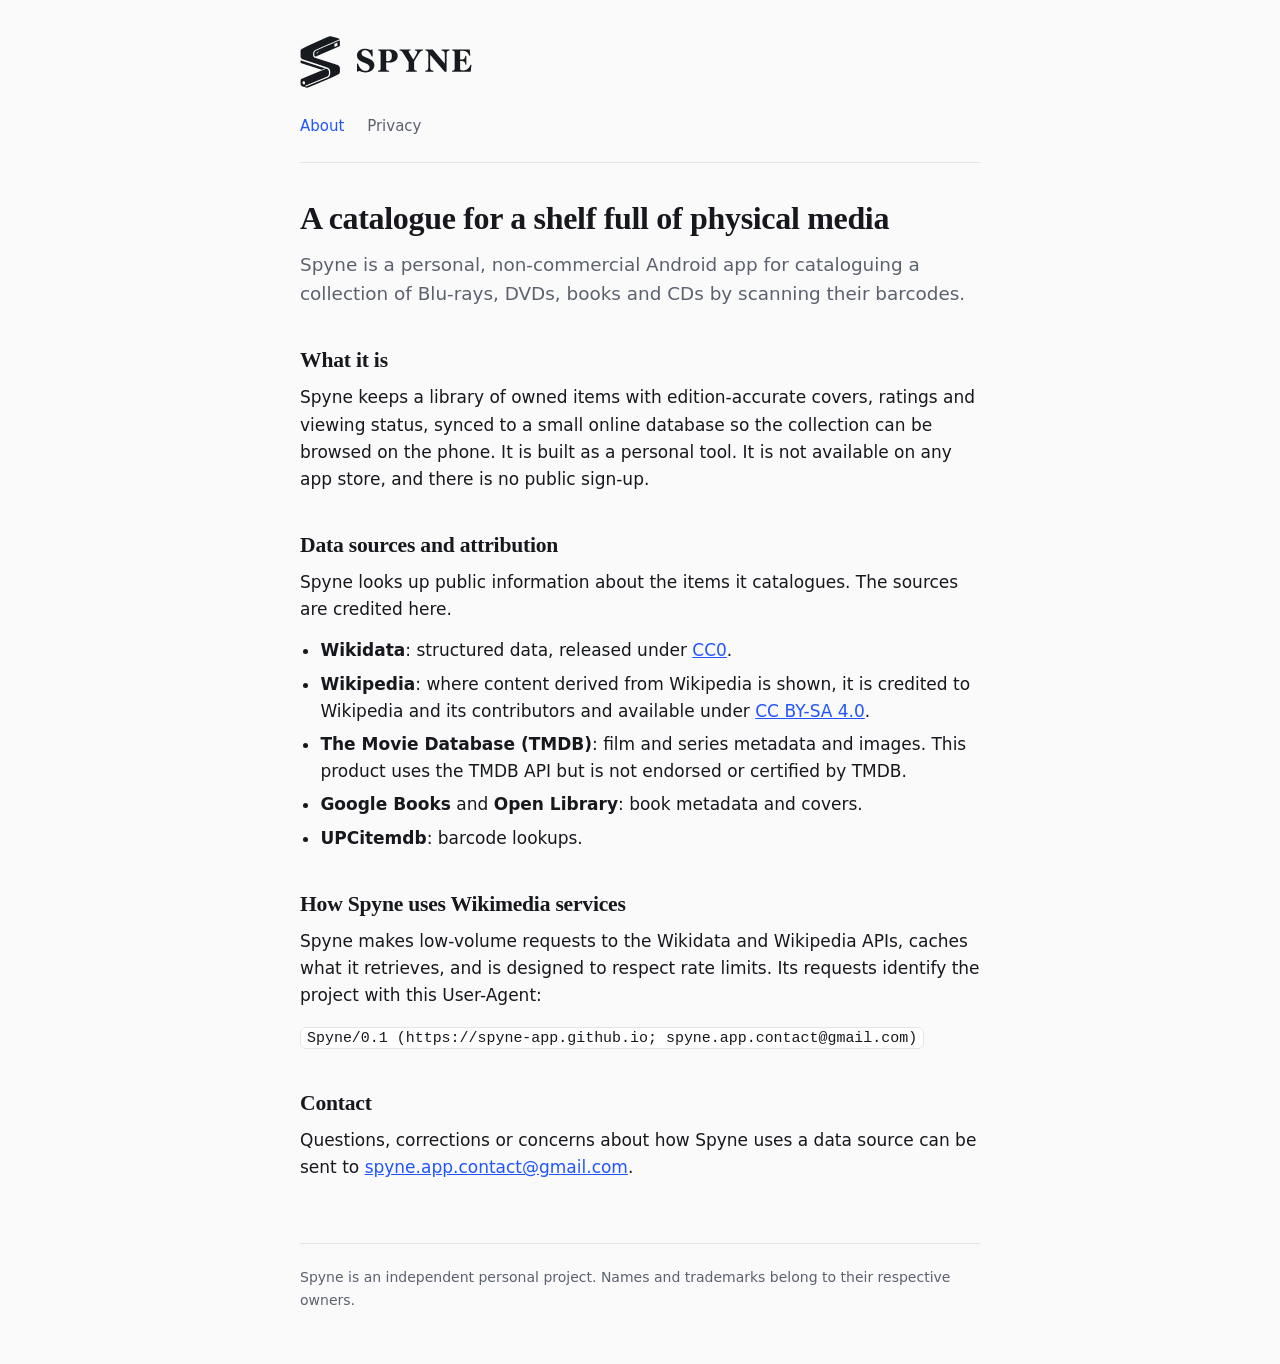
<file: index.html>
<!doctype html>
<html lang="en">
<head>
  <meta charset="utf-8">
  <meta name="viewport" content="width=device-width, initial-scale=1">
  <title>Spyne</title>
  <meta name="description" content="Spyne is a personal, non-commercial app for cataloguing a physical media collection: Blu-rays, DVDs, books and CDs.">
  <meta name="color-scheme" content="light dark">
  <link rel="icon" type="image/png" href="icon.png">
  <link rel="apple-touch-icon" href="icon.png">
  <link rel="stylesheet" href="style.css">
</head>
<body>
  <div class="wrap">
    <header class="site">
      <a class="brand" href="/" aria-label="Spyne home">
        <picture>
          <source media="(prefers-color-scheme: dark)" srcset="logo-dark.svg">
          <img class="logo" src="logo.svg" alt="Spyne" width="826" height="250">
        </picture>
      </a>
      <nav class="site">
        <a href="/" aria-current="page">About</a>
        <a href="privacy.html">Privacy</a>
      </nav>
    </header>

    <main>
      <h1>A catalogue for a shelf full of physical media</h1>
      <p class="lede">Spyne is a personal, non-commercial Android app for cataloguing a collection of Blu-rays, DVDs, books and CDs by scanning their barcodes.</p>

      <h2>What it is</h2>
      <p>Spyne keeps a library of owned items with edition-accurate covers, ratings and viewing status, synced to a small online database so the collection can be browsed on the phone. It is built as a personal tool. It is not available on any app store, and there is no public sign-up.</p>

      <h2>Data sources and attribution</h2>
      <p>Spyne looks up public information about the items it catalogues. The sources are credited here.</p>
      <ul>
        <li><strong>Wikidata</strong>: structured data, released under <a href="https://creativecommons.org/publicdomain/zero/1.0/">CC0</a>.</li>
        <li><strong>Wikipedia</strong>: where content derived from Wikipedia is shown, it is credited to Wikipedia and its contributors and available under <a href="https://creativecommons.org/licenses/by-sa/4.0/">CC BY-SA 4.0</a>.</li>
        <li><strong>The Movie Database (TMDB)</strong>: film and series metadata and images. This product uses the TMDB API but is not endorsed or certified by TMDB.</li>
        <li><strong>Google Books</strong> and <strong>Open Library</strong>: book metadata and covers.</li>
        <li><strong>UPCitemdb</strong>: barcode lookups.</li>
      </ul>

      <h2>How Spyne uses Wikimedia services</h2>
      <p>Spyne makes low-volume requests to the Wikidata and Wikipedia APIs, caches what it retrieves, and is designed to respect rate limits. Its requests identify the project with this User-Agent:</p>
      <p><code>Spyne/0.1 (https://spyne-app.github.io; spyne.app.contact@gmail.com)</code></p>

      <h2>Contact</h2>
      <p>Questions, corrections or concerns about how Spyne uses a data source can be sent to <a href="mailto:spyne.app.contact@gmail.com">spyne.app.contact@gmail.com</a>.</p>
    </main>

    <footer class="site">
      <p>Spyne is an independent personal project. Names and trademarks belong to their respective owners.</p>
    </footer>
  </div>
</body>
</html>
</file>
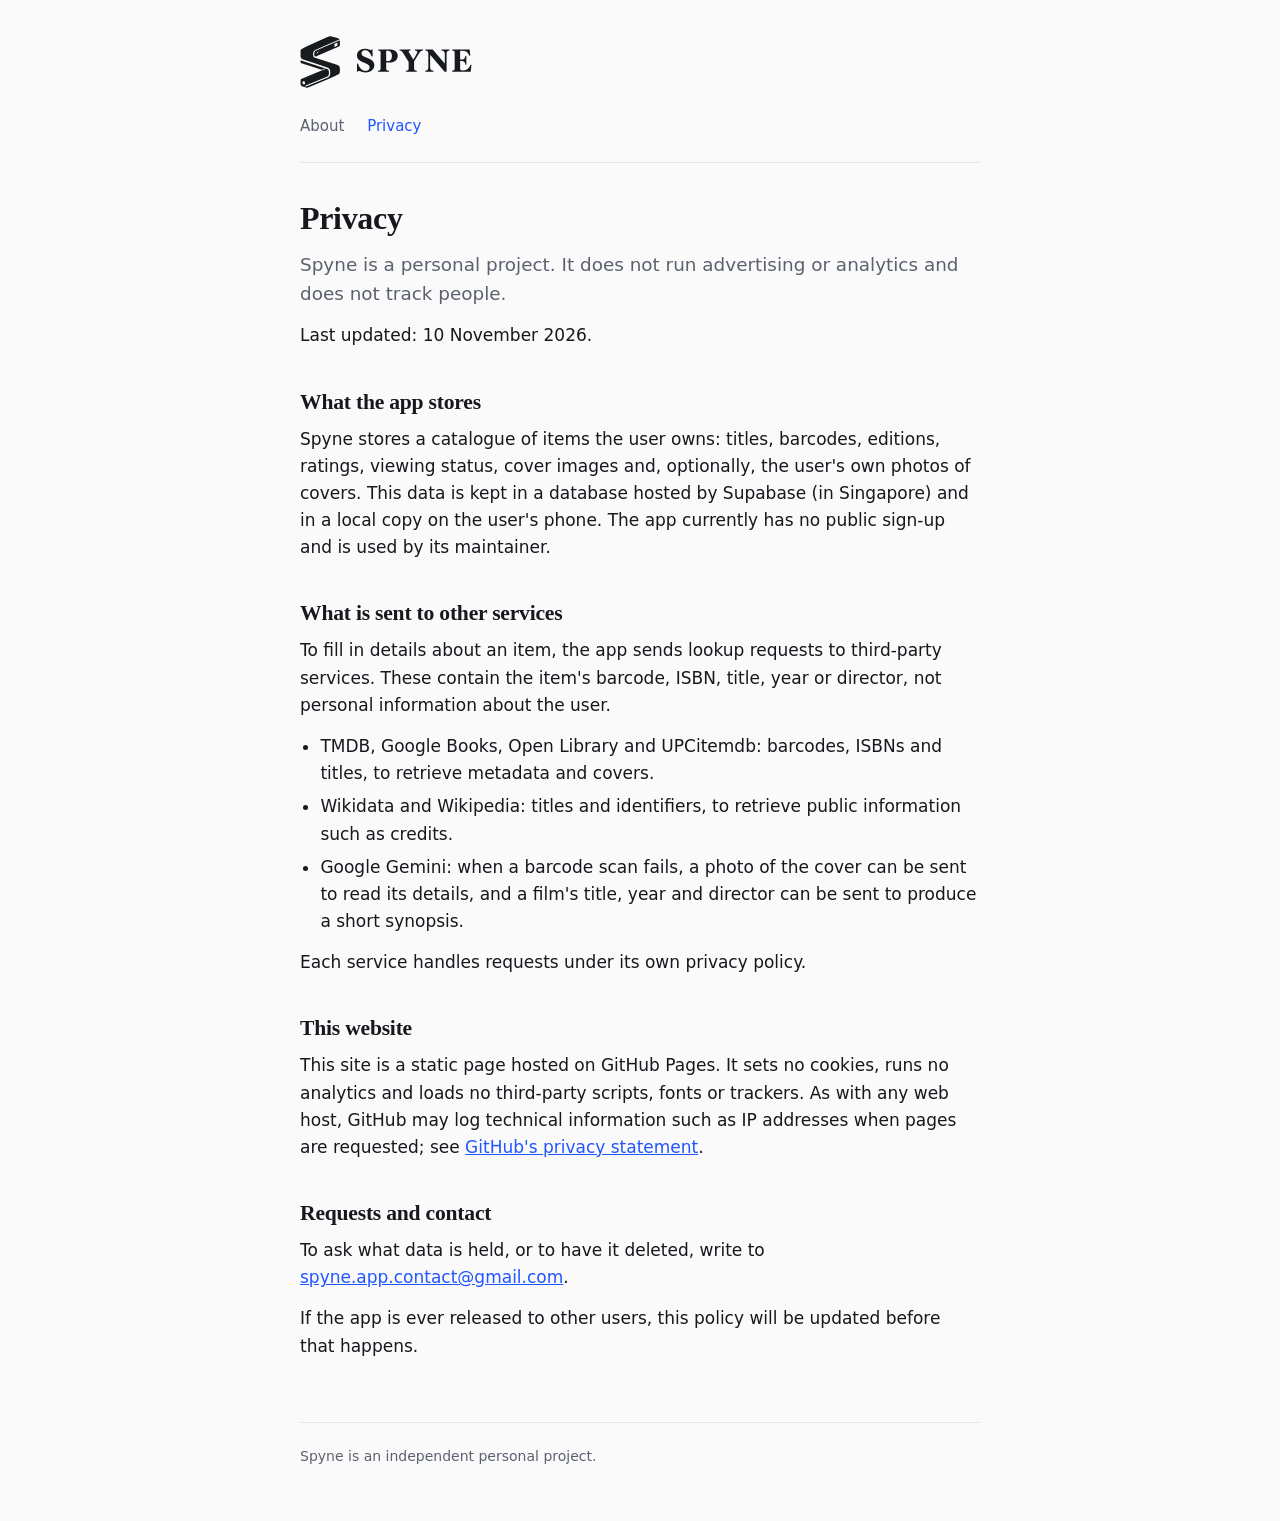
<file: privacy.html>
<!doctype html>
<html lang="en">
<head>
  <meta charset="utf-8">
  <meta name="viewport" content="width=device-width, initial-scale=1">
  <title>Privacy · Spyne</title>
  <meta name="description" content="How the Spyne app and this website handle data.">
  <meta name="color-scheme" content="light dark">
  <link rel="icon" type="image/png" href="icon.png">
  <link rel="apple-touch-icon" href="icon.png">
  <link rel="stylesheet" href="style.css">
</head>
<body>
  <div class="wrap">
    <header class="site">
      <a class="brand" href="/" aria-label="Spyne home">
        <picture>
          <source media="(prefers-color-scheme: dark)" srcset="logo-dark.svg">
          <img class="logo" src="logo.svg" alt="Spyne" width="826" height="250">
        </picture>
      </a>
      <nav class="site">
        <a href="/">About</a>
        <a href="privacy.html" aria-current="page">Privacy</a>
      </nav>
    </header>

    <main>
      <h1>Privacy</h1>
      <p class="lede">Spyne is a personal project. It does not run advertising or analytics and does not track people.</p>
      <p>Last updated: 10 November 2026.</p>

      <h2>What the app stores</h2>
      <p>Spyne stores a catalogue of items the user owns: titles, barcodes, editions, ratings, viewing status, cover images and, optionally, the user's own photos of covers. This data is kept in a database hosted by Supabase (in Singapore) and in a local copy on the user's phone. The app currently has no public sign-up and is used by its maintainer.</p>

      <h2>What is sent to other services</h2>
      <p>To fill in details about an item, the app sends lookup requests to third-party services. These contain the item's barcode, ISBN, title, year or director, not personal information about the user.</p>
      <ul>
        <li>TMDB, Google Books, Open Library and UPCitemdb: barcodes, ISBNs and titles, to retrieve metadata and covers.</li>
        <li>Wikidata and Wikipedia: titles and identifiers, to retrieve public information such as credits.</li>
        <li>Google Gemini: when a barcode scan fails, a photo of the cover can be sent to read its details, and a film's title, year and director can be sent to produce a short synopsis.</li>
      </ul>
      <p>Each service handles requests under its own privacy policy.</p>

      <h2>This website</h2>
      <p>This site is a static page hosted on GitHub Pages. It sets no cookies, runs no analytics and loads no third-party scripts, fonts or trackers. As with any web host, GitHub may log technical information such as IP addresses when pages are requested; see <a href="https://docs.github.com/en/site-policy/privacy-policies/github-general-privacy-statement">GitHub's privacy statement</a>.</p>

      <h2>Requests and contact</h2>
      <p>To ask what data is held, or to have it deleted, write to <a href="mailto:spyne.app.contact@gmail.com">spyne.app.contact@gmail.com</a>.</p>
      <p>If the app is ever released to other users, this policy will be updated before that happens.</p>
    </main>

    <footer class="site">
      <p>Spyne is an independent personal project.</p>
    </footer>
  </div>
</body>
</html>
</file>
<file: style.css>
:root {
  --bg: #fafafa;
  --fg: #16181d;
  --muted: #5b616e;
  --line: #e3e5ea;
  --accent: #2155ff;
  --card: #ffffff;
}

@media (prefers-color-scheme: dark) {
  :root {
    --bg: #111214;
    --fg: #ececee;
    --muted: #9ba1ad;
    --line: #26282d;
    --accent: #6f95ff;
    --card: #17181b;
  }
}

* { box-sizing: border-box; }

html { -webkit-text-size-adjust: 100%; }

body {
  margin: 0;
  background: var(--bg);
  color: var(--fg);
  font-family: "Figtree", system-ui, -apple-system, "Segoe UI", Roboto, Helvetica, Arial, sans-serif;
  font-size: 17px;
  line-height: 1.6;
}

.wrap {
  max-width: 720px;
  margin: 0 auto;
  padding: 0 20px;
}

header.site {
  padding: 36px 0 24px;
  border-bottom: 1px solid var(--line);
}

header.site a.brand {
  display: inline-block;
  line-height: 0;
}

header.site img.logo {
  height: 52px;
  width: auto;
  max-width: 100%;
  display: block;
}

nav.site {
  margin-top: 18px;
  font-size: 15px;
}

nav.site a {
  color: var(--muted);
  text-decoration: none;
  margin-right: 18px;
}

nav.site a:hover,
nav.site a[aria-current="page"] {
  color: var(--accent);
}

main { padding: 36px 0 48px; }

h1, h2 {
  font-family: "Fraunces", Georgia, "Times New Roman", serif;
  font-weight: 600;
  line-height: 1.2;
  letter-spacing: -0.01em;
}

h1 { font-size: 2rem; margin: 0 0 12px; }
h2 { font-size: 1.35rem; margin: 40px 0 10px; }

p { margin: 0 0 14px; }

.lede { font-size: 1.15rem; color: var(--muted); }

a { color: var(--accent); }

ul { padding-left: 1.2em; margin: 0 0 14px; }
li { margin-bottom: 6px; }

code {
  font-family: ui-monospace, SFMono-Regular, Menlo, Consolas, monospace;
  font-size: 0.88em;
  background: var(--card);
  border: 1px solid var(--line);
  border-radius: 6px;
  padding: 2px 6px;
  word-break: break-word;
}

footer.site {
  border-top: 1px solid var(--line);
  padding: 22px 0 40px;
  font-size: 14px;
  color: var(--muted);
}
</file>
